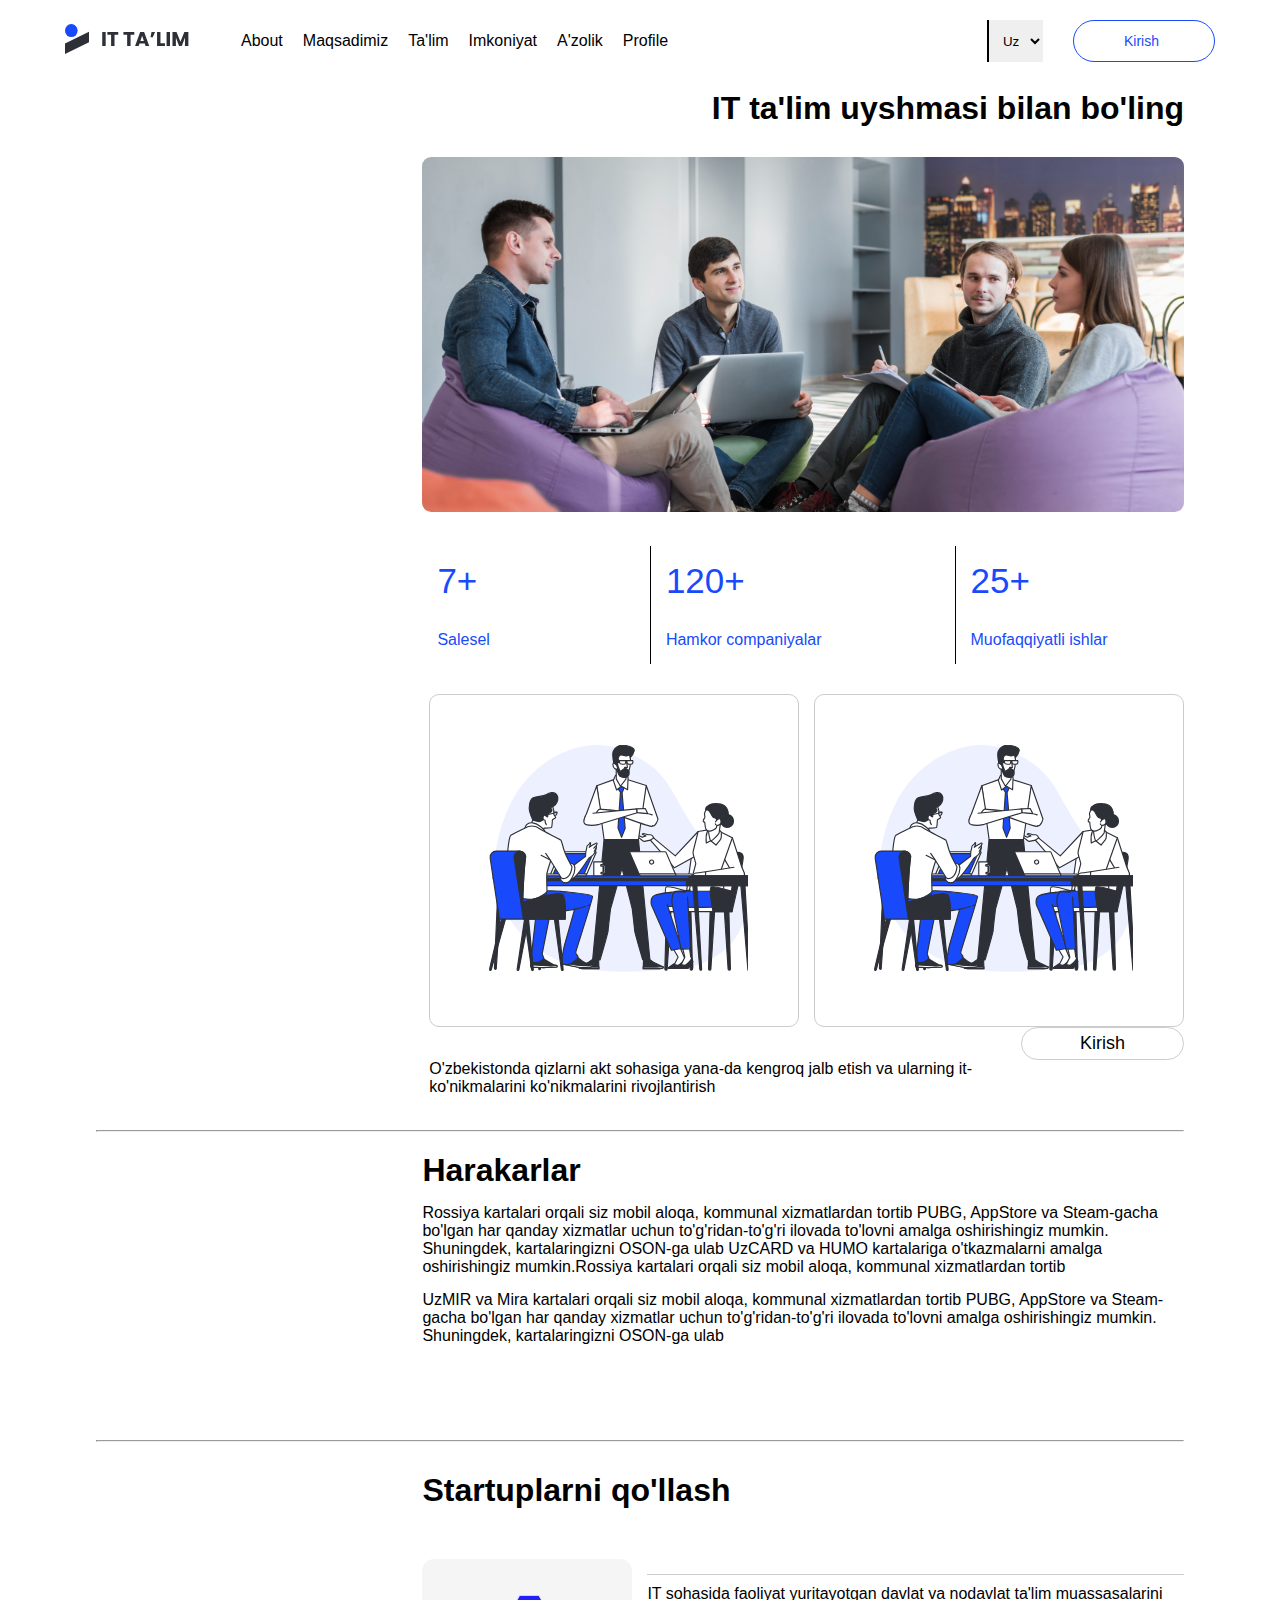
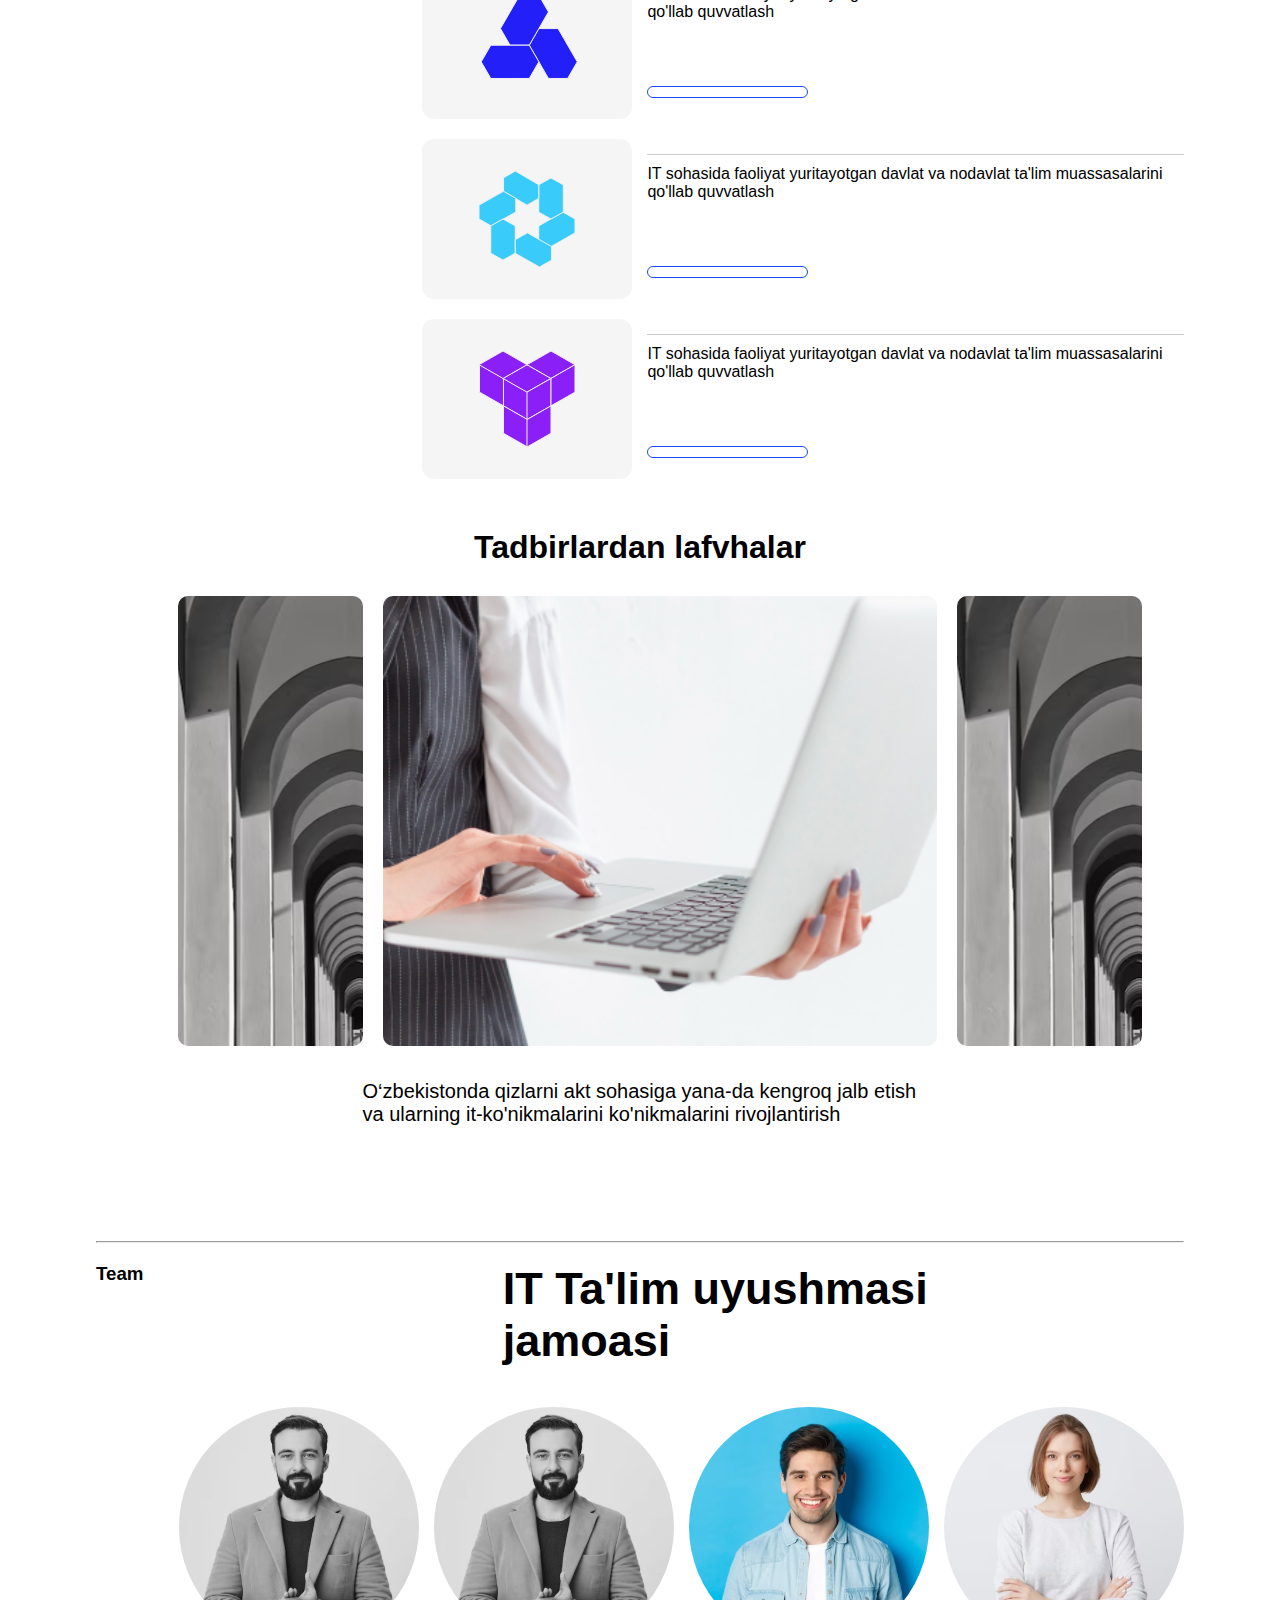
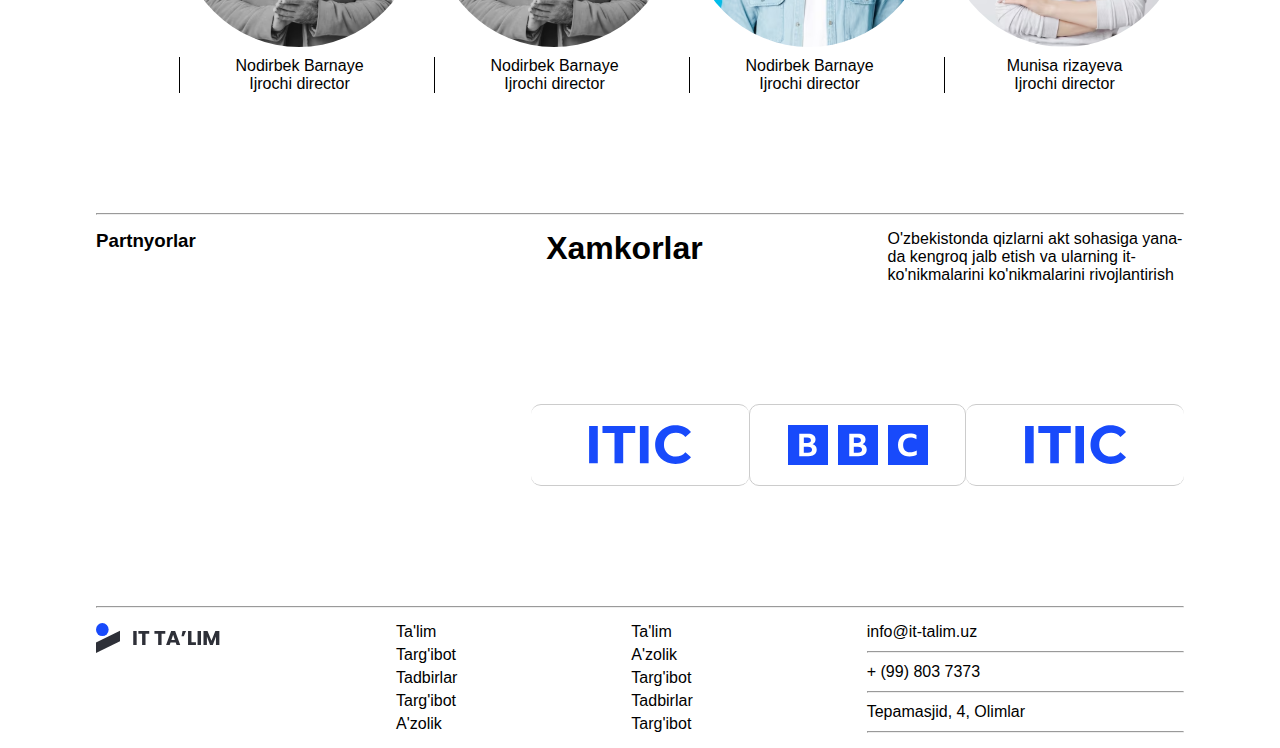
<file: Pages/about.html>
<!DOCTYPE html>
<html lang="en">
<head>
    <meta charset="UTF-8">
    <meta name="viewport" content="width=device-width, initial-scale=1.0">
    <link rel="stylesheet" href="https://cdnjs.cloudflare.com/ajax/libs/font-awesome/6.5.2/css/all.min.css" integrity="sha512-SnH5WK+bZxgPHs44uWIX+LLJAJ9/2PkPKZ5QiAj6Ta86w+fsb2TkcmfRyVX3pBnMFcV7oQPJkl9QevSCWr3W6A==" crossorigin="anonymous" referrerpolicy="no-referrer" />
    <link rel="stylesheet" href="../css/style.css">
    <title>About</title>
</head>
<body>
    <header>
        <nav class="navbar">
            <div class="navbar_img">
                <a href="../index.html"><img src="../Images/HomePage_pic/Company_logo.svg"></a>
                <ul class="navbar_lists">
                    <li class="list_items">
                        <a class="navbar_lists_link" href="./about.html">About</a>
                    </li>
                    <li class="list_items">
                        <a class="navbar_lists_link" href="./goal.html">Maqsadimiz</a>
                    </li>
                    <li class="list_items">
                        <a class="navbar_lists_link" href="./education.html">Ta'lim</a>
                    </li>
                    <li class="list_items">
                        <a class="navbar_lists_link" href="#">Imkoniyat</a>
                    </li>
                    <li class="list_items">
                        <a class="navbar_lists_link" href="#">A'zolik</a>
                    </li>
                    <li class="list_items">
                        <a class="navbar_lists_link" href="#">Profile</a>
                    </li>
                </ul>
            </div>
            <div class="navbar_burger">
                <select class="navbar_burger_language">
                    <option name="Uz">Uz</option>
                    <option name="Ru">Ru</option>
                    <option name="Eng">Eng</option>
                </select>
                <i class="fa-solid fa-bars" style="color: #000000;"></i>
            </div>
            <div class="navbar_right">
                <select class="navbar_language">
                    <option name="Uz">Uz</option>
                    <option name="Ru">Ru</option>
                    <option name="Eng">Eng</option>
                </select>
                <button class="navbar_btn">
                    <p>Kirish</p>
                    <i class="fa-solid fa-plus" style="color: #184afb;"></i>
                </button>
            </div>
        </nav>
    </header>
    <main>
        <section class="about_hero container">
            <div class="about_hero_item">
                <h1>IT ta'lim uyshmasi bilan bo'ling</h1>
                <img class="about_hero_item_img" src="../Images/AboutPage-pic/hero_img.svg">
            </div>
            <div class="about_hero_title">
                <div class="about_hero_title_cards">
                    <div class="about_hero_title_cards_card">
                        <p class="about_hero_title_cards_card_desc">7+</p>
                        <p class="about_hero_title_cards_card_info">Salesel</p>
                    </div>
                    <div class="about_hero_title_cards_card">
                        <p class="about_hero_title_cards_card_desc">120+</p>
                        <p class="about_hero_title_cards_card_info">Hamkor  companiyalar</p>
                    </div>
                    <div class="about_hero_title_cards_card">
                        <p class="about_hero_title_cards_card_desc">25+</p>
                        <p class="about_hero_title_cards_card_info">Muofaqqiyatli ishlar</p>
                    </div>
                </div>
            </div>
            <div class="about_hero_business_cards">
                <div class="about_hero_business_cards_card">
                    <img class="about_hero_business_cards_card_img" src="../Images/HomePage_pic/about_img.svg">
                </div>
                <div class="about_hero_business_cards_card">
                    <img class="about_hero_business_cards_card_img" src="../Images/HomePage_pic/about_img.svg">
                </div>
            </div>
            <div class="about_hero_business_desc">
                <p class="about_hero_business_desc_item">O'zbekistonda qizlarni akt sohasiga yana-da kengroq jalb etish va ularning it-ko'nikmalarini ko'nikmalarini rivojlantirish </p>
                <button class="about_hero_business_desc_btn">Kirish</button>
            </div>
            <hr>
            <div class="about_hero_movements">
                <div class="about_hero_movements_title">
                    <h1>Harakarlar</h1>
                    <p>Rossiya kartalari orqali siz mobil aloqa, kommunal xizmatlardan tortib PUBG, AppStore va Steam-gacha bo'lgan har qanday xizmatlar uchun to'g'ridan-to'g'ri ilovada to'lovni amalga oshirishingiz mumkin. Shuningdek, kartalaringizni OSON-ga ulab UzCARD va HUMO kartalariga o'tkazmalarni amalga oshirishingiz mumkin.Rossiya kartalari orqali siz mobil aloqa, kommunal xizmatlardan tortib </p>
                    <p>UzMIR va Mira kartalari orqali siz mobil aloqa, kommunal xizmatlardan tortib PUBG, AppStore va Steam-gacha bo'lgan har qanday xizmatlar uchun to'g'ridan-to'g'ri ilovada to'lovni amalga oshirishingiz mumkin. Shuningdek, kartalaringizni OSON-ga ulab  </p>
                </div>
            </div>
        </section>
        <hr class="container">
        <section class="startup container">
            <div class="startup_cards">
                <h1 class="startup_title">Startuplarni qo'llash</h1>
                <div class="startup_cards_card">
                    <img class="startup_cards_card_img" src="../Images/AboutPage-pic/startup_img-1.svg">
                    <div class="startup_cards_card_info">
                        <p class="startup_cards_card_info_desc">IT sohasida faoliyat yuritayotgan davlat va nodavlat ta'lim muassasalarini qo'llab quvvatlash</p>
                        <button class="startup_cards_card_info_btn"><i class="fa-solid fa-arrow-right-long" style="color: #184afb;"></i></button>
                    </div>
                </div>
                <div class="startup_cards_card">
                    <img class="startup_cards_card_img" src="../Images/AboutPage-pic/startup_img-2.svg">
                    <div class="startup_cards_card_info">
                        <p class="startup_cards_card_info_desc">IT sohasida faoliyat yuritayotgan davlat va nodavlat ta'lim muassasalarini qo'llab quvvatlash</p>
                        <button class="startup_cards_card_info_btn"><i class="fa-solid fa-arrow-right-long" style="color: #184afb;"></i></button>
                    </div>
                </div>
                <div class="startup_cards_card">
                    <img class="startup_cards_card_img" src="../Images/AboutPage-pic/startup_img-3.svg">
                    <div class="startup_cards_card_info">
                        <p class="startup_cards_card_info_desc">IT sohasida faoliyat yuritayotgan davlat va nodavlat ta'lim muassasalarini qo'llab quvvatlash</p>
                        <button class="startup_cards_card_info_btn"><i class="fa-solid fa-arrow-right-long" style="color: #184afb;"></i></button>
                    </div>
                </div>
            </div>
            <div class="plates container">
                <h1 class="plates_title">Tadbirlardan lafvhalar</h1>
                <div class="plates_cards">
                    <div class="plates_cards_card">
                        <img class="plates_cards_card_img" src="../Images/AboutPage-pic/plates_card-img-1.svg">
                    </div>
                    <div class="plates_cards_card">
                        <img class="plates_cards_card_img" src="../Images/AboutPage-pic/plates_card-img-2.png">
                    </div>
                    <div class="plates_cards_card">
                        <img class="plates_cards_card_img" src="../Images/AboutPage-pic/plates_card-img-1.svg">
                    </div>
                </div>
                <div class="plates_desc">
                    <p class="plates_desc_item">O‘zbekistonda qizlarni akt sohasiga yana-da kengroq jalb etish va ularning it-ko'nikmalarini ko'nikmalarini rivojlantirish </p>
                </div>
            </div>
        </section>
        <hr class="container">
        <section class="about_team container">
            <div class="about_team_item">
                <h3><i class="fa-solid fa-circle" style="color: #184afb;"></i> Team</h3>
                <h1 class="about_team_item_title">IT Ta'lim uyushmasi jamoasi</h1>
            </div>
            <div class="about_team_cards">
                <div class="about_team_cards_card">
                    <img class="about_team_cards_card_img" src="../Images/HomePage_pic/team_card_img-1.svg">
                    <div class="about_team_cards_card_desc">
                        <p>Nodirbek Barnaye</p>
                        <p>Ijrochi director</p>
                    </div>
                </div>
                <div class="about_team_cards_card">
                    <img class="about_team_cards_card_img" src="../Images/HomePage_pic/team_card_img-1.svg">
                    <div class="about_team_cards_card_desc">
                        <p>Nodirbek Barnaye</p>
                        <p>Ijrochi director</p>
                    </div>
                </div>
                <div class="about_team_cards_card">
                    <img class="about_team_cards_card_img" src="../Images/HomePage_pic/team_card_img-2.svg">
                    <div class="about_team_cards_card_desc">
                        <p>Nodirbek Barnaye</p>
                        <p>Ijrochi director</p>
                    </div>
                </div>
                <div class="about_team_cards_card">
                    <img class="about_team_cards_card_img" src="../Images/HomePage_pic/team_card_img-3.svg">
                    <div class="about_team_cards_card_desc">
                        <p>Munisa rizayeva</p>
                        <p>Ijrochi director</p>
                    </div>
                </div>
            </div>
            
        </section>
        <hr class="container">
        <section class="about_colleagues container">
            <div class="about_colleagues_item">
                <h3><i class="fa-solid fa-circle" style="color: #184afb;"></i> Partnyorlar</h3>
                <h1 class="about_colleagues_item_title">Xamkorlar</h1>
                <p class="about_colleagues_item_desc">O'zbekistonda qizlarni akt sohasiga yana-da kengroq jalb etish va ularning it-ko'nikmalarini ko'nikmalarini rivojlantirish </p>
            </div>
            <div class="about_colleagues_cards">
                <div class="about_colleagues_cards_card">
                    <img class="about_colleagues_cards_card_img" src="../Images/HomePage_pic/ITIC.svg">
                </div>
                <div class="about_colleagues_cards_card">
                    <img class="about_colleagues_cards_card_img" src="../Images/HomePage_pic/BBC.svg">
                </div>
                <div class="about_colleagues_cards_card">
                    <img class="about_colleagues_cards_card_img" src="../Images/HomePage_pic/ITIC.svg">
                </div>
            </div>
        </section>
        <hr class="container">
        <footer class="footer container">
            <img class="footer_img" src="../Images/HomePage_pic/Company_logo.svg">
            <ul class="footer_lists">
                <li class="footer_lists_items">
                    <a class="footer_lists_link" href="">Ta'lim</a>
                </li>
                <li class="footer_lists_items">
                    <a class="footer_lists_link" href="">Targ'ibot</a>
                </li>
                <li class="footer_lists_items">
                    <a class="footer_lists_link" href="">Tadbirlar</a>
                </li>
                <li class="footer_lists_items">
                    <a class="footer_lists_link" href="">Targ'ibot</a>
                </li>
                <li class="footer_lists_items">
                    <a class="footer_lists_link" href="">A'zolik</a>
                </li>
            </ul>
            <ul class="footer_lists">
                <li class="footer_lists_items">
                    <a class="footer_lists_link" href="">Ta'lim</a>
                </li>
                <li class="footer_lists_items">
                    <a class="footer_lists_link" href="">A'zolik</a>
                </li>
                <li class="footer_lists_items">
                    <a class="footer_lists_link" href="">Targ'ibot</a>
                </li>
                <li class="footer_lists_items">
                    <a class="footer_lists_link" href="">Tadbirlar</a>
                </li>
                <li class="footer_lists_items">
                    <a class="footer_lists_link" href="">Targ'ibot</a>
                </li>
            </ul>
            <div class="footer_sytes">
                <a href="#"><i class="fa-regular fa-envelope" style="color: #000000;"></i> info@it-talim.uz <i class="fa-solid fa-arrow-right fa-rotate-by" style="color: #184afb; --fa-rotate-angle: 320deg;"></i></a> 
                <hr>
                <a href="#"><i class="fa-solid fa-phone" style="color: #000000;"></i> + (99)  803  7373<i class="fa-solid fa-arrow-right fa-rotate-by" style="color: #184afb; --fa-rotate-angle: 320deg;"></i></a>
                <hr>
                <a href="#"><i class="fa-solid fa-location-dot" style="color: #000000;"></i> Tepamasjid, 4, Olimlar<i class="fa-solid fa-arrow-right fa-rotate-by" style="color: #184afb; --fa-rotate-angle: 320deg;"></i></a>
                <hr>
            </div>
        </footer>
    </main>
</body>
</html>
</file>
<file: css/style.css>
* {
  margin: 0;
  padding: 0;
  box-sizing: border-box;
  list-style: none;
  text-decoration: none;
  font-family: sans-serif;
  scroll-behavior: smooth;
}

.container {
  width: 85%;
  margin: 15px auto;
}

button {
  cursor: pointer;
  border: none;
  font-size: 18px;
}

a {
  color: #000;
}

.navbar {
  width: 100%;
  display: flex;
  align-items: center;
  justify-content: space-between;
  position: fixed;
  top: 0;
  background-color: #fff;
  padding: 10px 30px;
}
.navbar_burger {
  display: flex;
  align-items: center;
  gap: 15px;
  font-size: 20px;
}
.navbar_burger_language {
  border: none;
  border-left: 2px solid;
  padding-left: 10px;
}
.navbar_lists {
  display: none;
}
.navbar_right {
  display: none;
}
.navbar_btn {
  display: none;
}

@media (min-width: 786px) {
  .navbar {
    width: 100%;
    padding: 20px 20px;
  }
  .navbar_burger {
    display: none;
  }
  .navbar_img {
    display: flex;
    align-items: center;
    gap: 20px;
  }
  .navbar_lists {
    display: flex;
    gap: 20px;
  }
  .navbar_language {
    border: none;
    border-left: 2px solid;
    padding-left: 10px;
  }
  .navbar_right {
    display: flex;
    gap: 10px;
  }
  .navbar_btn {
    display: flex;
    gap: 5px;
    color: rgb(24, 74, 251);
    background-color: transparent;
    border: 1px solid;
    padding: 5px 10px;
    border-radius: 50px;
    font-size: 14px;
  }
}
@media (min-width: 992px) {
  .navbar {
    width: 100%;
    padding: 20px 65px;
  }
  .navbar_btn {
    padding: 12px 50px;
  }
  .navbar_img {
    gap: 50px;
  }
  .navbar_right {
    gap: 30px;
  }
}
.hero_title {
  margin-top: 80px;
  width: 100%;
  display: grid;
  gap: 15px;
  font-size: 25px;
}
.hero_title_desc {
  width: 100%;
  font-size: 16px;
}
.hero_img {
  width: 100%;
  height: 50vh;
  -o-object-fit: cover;
     object-fit: cover;
  margin: 30px 0 50px 0;
  border-radius: 10px;
}

@media (min-width: 786px) {
  .hero_title {
    margin-top: 80px;
    display: flex;
  }
  .hero_title_desc {
    width: 50%;
  }
}
@media (min-width: 992px) {
  .hero_title {
    margin-top: 80px;
    display: flex;
    align-items: center;
    gap: 150px;
  }
  .hero_title_item {
    width: 40%;
    font-size: 55px;
  }
  .hero_title_desc {
    width: 30%;
    font-size: 20px;
  }
  .hero_img {
    height: 80vh;
  }
}
.about_title_info {
  margin: 25px 0;
  display: grid;
  gap: 15px;
}
.about_title_info_item {
  font-size: 40px;
}
.about_title_info_btn {
  padding: 10px 0;
  background-color: transparent;
  border: 1.5px solid rgb(24, 74, 251);
  border-radius: 50px;
}
.about_card {
  width: 100%;
  border: 2px solid #ccc;
  border-radius: 10px;
  margin: 20px 0 100px;
}
.about_card_img {
  width: 100%;
  padding: 30px;
}

@media (min-width: 786px) {
  .about {
    display: grid;
    grid-template-columns: 30% auto auto;
  }
  .about_title {
    display: grid;
    grid-template-columns: auto 50%;
    gap: 10px;
  }
  .about_title_info {
    font-size: 14px;
  }
  .about_title_info_item {
    font-size: 22px;
  }
  .about_title_info_btn {
    width: 40%;
  }
}
@media (min-width: 992px) {
  .about {
    display: grid;
    grid-template-columns: 30% auto auto;
  }
  .about_title {
    display: grid;
    grid-template-columns: auto auto;
  }
  .about_title_info {
    width: 80%;
    display: flex;
    flex-direction: column;
    font-size: 14px;
  }
  .about_title_info_item {
    font-size: 24px;
  }
  .about_title_info_btn {
    width: 40%;
  }
}
@media (min-width: 1200px) {
  .about .about_title_info_item {
    font-size: 37px;
  }
}
.goal_title {
  margin: 50px 0;
  font-size: 35px;
}
.goal_card {
  width: 100%;
  background-color: rgb(245, 245, 245);
  border-radius: 10px;
}
.goal_card_img {
  width: 100%;
  padding: 50px;
}
.goal_desc {
  margin-bottom: 100px;
}
.goal_info {
  margin-bottom: 10px;
  display: grid;
  gap: 15px;
  padding: 15px 0;
}
.goal_info_btn {
  padding: 5px 0;
  border-radius: 50px;
  border: 1.5px solid rgb(204, 204, 204);
  background-color: transparent;
}

@media (min-width: 786px) {
  .goal {
    display: grid;
    grid-template-columns: 30% auto;
  }
  .goal_title {
    width: 60%;
  }
  .goal_card {
    display: flex;
  }
  .goal_desc {
    display: grid;
    grid-template-columns: 60% auto;
    gap: 15px;
  }
  .goal_info_desc {
    margin: 5px 0;
    font-size: 14px;
  }
  .goal_info_btn {
    padding: 3px 0;
  }
}
@media (min-width: 992px) {
  .goal_info {
    padding: 5px 0;
  }
}
@media (min-width: 1200px) {
  .goal_title {
    font-size: 50px;
  }
  .goal_desc {
    display: grid;
    grid-template-columns: 40% auto;
    gap: 20px;
  }
  .goal_info {
    display: grid;
    grid-template-columns: auto 20%;
    align-items: center;
    padding: 15px 0;
    gap: 50px;
  }
  .goal_info_desc {
    font-size: 16px;
  }
}
.education_item_title {
  margin: 15px 0 80px;
}
.education_cards {
  width: 100%;
  display: grid;
  gap: 15px;
}
.education_cards_card {
  width: 100%;
  border: 1.5px solid rgb(204, 204, 204);
  border-radius: 10px;
  padding: 20px;
  display: flex;
  flex-direction: column;
  gap: 10px;
}
.education_cards_card_btn {
  width: 40%;
  display: flex;
  gap: 20px;
  background-color: transparent;
  border: none;
}

@media (min-width: 786px) {
  .education_item {
    display: grid;
    grid-template-columns: 30% auto;
  }
  .education_item_title {
    width: 100%;
    font-size: 35px;
    margin-bottom: 80px;
  }
  .education_cards {
    display: grid;
    grid-template-columns: auto auto;
  }
}
@media (min-width: 1200px) {
  .education_item {
    display: grid;
    grid-template-columns: 30% auto;
  }
  .education_item_title {
    width: 65%;
    font-size: 35px;
    margin-bottom: 80px;
  }
  .education_cards {
    display: grid;
    grid-template-columns: auto auto auto;
  }
}
.opportunity_item_title {
  margin: 15px 0 80px;
}
.opportunity_cards {
  width: 100%;
  display: grid;
  gap: 15px;
}
.opportunity_cards_card {
  width: 100%;
  display: grid;
  gap: 20px;
  border-bottom: 1.5px solid;
  padding-bottom: 10px;
  margin-bottom: 30px;
}

@media (min-width: 786px) {
  .opportunity_item_title {
    font-size: 35px;
  }
  .opportunity_cards {
    display: grid;
    grid-template-columns: auto auto;
    gap: 20px;
  }
  .opportunity_cards_card {
    margin-bottom: 100px;
  }
}
@media (min-width: 1200px) {
  .opportunity {
    display: grid;
    grid-template-columns: 30% auto;
  }
  .opportunity_item_title {
    font-size: 45px;
  }
  .opportunity_cards {
    display: grid;
    grid-template-columns: auto auto;
    gap: 25px;
  }
  .opportunity_cards_card {
    margin-bottom: 100px;
  }
}
.activity_cards {
  width: 100%;
  margin-top: 30px;
  display: grid;
  gap: 15px;
  margin-bottom: 100px;
}
.activity_cards_card {
  width: 100%;
  background-color: rgb(245, 245, 245);
  border-radius: 10px;
  padding: 20px;
  display: grid;
  gap: 25px;
}
.activity_cards_card_info {
  display: grid;
  grid-template-columns: auto auto;
}
.activity_cards_card_desc {
  font-size: 14px;
}
.activity_cards_card_btn {
  background-color: transparent;
  font-size: 30px;
}

@media (min-width: 786px) {
  .activity_item {
    display: grid;
    grid-template-columns: auto auto;
  }
  .activity_item_title {
    width: 50%;
    font-size: 35px;
  }
  .activity_cards {
    display: grid;
    grid-template-columns: auto auto;
  }
  .activity_cards_card_desc {
    font-size: 16px;
  }
}
@media (min-width: 1200px) {
  .activity_cards {
    display: grid;
    grid-template-columns: auto auto;
  }
  .activity_cards_card_desc {
    font-size: 20px;
  }
}
.attract_cards {
  width: 100%;
  margin: 20px 0;
  border: 1.5px solid rgb(204, 204, 204);
  margin-bottom: 40px;
}
.attract_cards_card {
  padding: 20px;
}
.attract_cards_info {
  display: flex;
  flex-direction: column;
  gap: 15px;
}
.attract_cards_info_btn {
  padding: 10px 0;
  background-color: transparent;
  border: 2px solid rgb(204, 204, 204);
  border-radius: 50px;
}

@media (min-width: 786px) {
  .attract_item_title {
    width: 50%;
    font-size: 35px;
  }
  .attract_cards {
    margin-bottom: 100px;
  }
  .attract_cards_card {
    display: grid;
    grid-template-columns: auto auto;
    align-items: center;
    gap: 30px;
  }
  .attract_cards_info_btn {
    width: 30%;
  }
}
@media (min-width: 992px) {
  .attract {
    display: grid;
    grid-template-columns: 30% auto;
  }
}
.international_title {
  margin: 20px 0;
}
.international_left {
  width: 100%;
  height: 80vh;
  -o-object-fit: cover;
     object-fit: cover;
  -o-object-position: right;
     object-position: right;
  background-repeat: no-repeat;
  position: relative;
  background-image: url("/Images/HomePage_pic/inernational_img.svg");
}
.international_left_desc {
  width: 50%;
  top: 30px;
  right: 10%;
  position: absolute;
  font-size: 14px;
  padding: 20px;
  color: #fff;
}
.international_cards_card {
  width: 100%;
  border: 1.5px solid rgb(204, 204, 204);
  border-radius: 10px;
  margin: 20px 0;
  display: grid;
  gap: 60px;
  padding: 15px;
}
.international_cards_card_btn {
  width: 50%;
  padding: 8px 20px;
  border-radius: 50px;
  color: rgb(24, 74, 251);
}

@media (min-width: 786px) {
  .international_item {
    display: grid;
    grid-template-columns: 30% auto;
  }
  .international_title {
    width: 100%;
    font-size: 28px;
  }
  .international_left_desc {
    color: rgb(24, 74, 251);
  }
  .international_cards {
    display: grid;
    grid-template-columns: auto auto;
    gap: 15px;
  }
}
@media (min-width: 1200px) {
  .international_left_desc {
    width: 28%;
    right: 5%;
  }
  .international_title {
    width: 70%;
    font-size: 35px;
  }
  .international_desc {
    display: grid;
    grid-template-columns: 70% 70%;
    gap: 10px;
  }
  .international_cards {
    width: 40%;
    height: auto;
    display: flex;
    flex-direction: column;
  }
  .international_cards_card {
    height: 170px;
  }
  .international_cards_card_btn {
    width: 60%;
    padding: 1px;
  }
}
@media (min-width: 1400px) {
  .international_desc {
    display: grid;
    grid-template-columns: 70% 70%;
  }
  .international_cards {
    width: 40%;
    height: auto;
    display: flex;
    flex-direction: column;
  }
  .international_cards_card_btn {
    width: 40%;
  }
}
.colleagues_item {
  display: grid;
  gap: 15px;
}
.colleagues_item_desc {
  width: 70%;
}
.colleagues_cards_card {
  border: 1.5px solid rgb(204, 204, 204);
  border-radius: 10px;
  display: flex;
  justify-content: center;
  padding: 20px 0;
  margin: 20px 0;
}

@media (min-width: 786px) {
  .colleagues_cards {
    display: grid;
    grid-template-columns: auto auto auto;
    margin-bottom: 100px;
  }
  .colleagues_cards_card:nth-child(1) {
    border-left: none;
    border-right: none;
  }
  .colleagues_cards_card:nth-child(3) {
    border-left: none;
    border-right: none;
  }
}
@media (min-width: 992px) {
  .colleagues_item {
    display: grid;
    grid-template-columns: 40% 30% 40%;
  }
  .colleagues_cards {
    display: grid;
    grid-template-columns: 20% 20% 20%;
    justify-content: end;
  }
}
.blog_item {
  display: grid;
  gap: 15px;
  margin: 20px 0;
}
.blog_cards {
  display: grid;
  gap: 15px;
  margin-bottom: 50px;
}
.blog_cards_card {
  width: 100%;
  border-bottom: 2px solid rgb(204, 204, 204);
  border-radius: 10px;
  display: grid;
  gap: 15px;
}
.blog_cards_card:nth-child(3), .blog_cards_card:nth-child(4), .blog_cards_card:nth-child(5), .blog_cards_card:nth-child(6) {
  display: none;
}
.blog_cards_card_img {
  width: 100%;
}
.blog_cards_card_info {
  display: grid;
  grid-template-columns: auto 25%;
  padding: 10px;
  margin-bottom: 20px;
}
.blog_cards_card_btn {
  background-color: transparent;
}

@media (min-width: 786px) {
  .blog_item {
    display: grid;
    grid-template-columns: 30% 35% 30%;
  }
  .blog_cards {
    display: grid;
    grid-template-columns: auto auto;
    margin-bottom: 100px;
  }
  .blog_cards_card:nth-child(3), .blog_cards_card:nth-child(4) {
    display: block;
  }
}
@media (min-width: 1100px) {
  .blog_cards {
    display: grid;
    grid-template-columns: auto auto auto;
  }
  .blog_cards_card:nth-child(5), .blog_cards_card:nth-child(6) {
    display: block;
  }
}
.team_item {
  display: grid;
  gap: 15px;
  margin: 20px 0;
}
.team_item_btn {
  width: 40%;
  background-color: transparent;
  border: 1.5px solid rgb(24, 74, 251);
  border-radius: 50px;
  padding: 5px 0;
}
.team_cards {
  display: grid;
  gap: 15px;
  margin-bottom: 50px;
}
.team_cards_card {
  width: 100%;
  text-align: center;
  padding: 20px 0;
  display: grid;
  gap: 10px;
}
.team_cards_card_img {
  width: 100%;
}
.team_cards_card_desc {
  border-left: 1.5px solid;
}
.team_using_card {
  width: 100%;
  background-color: rgb(245, 245, 245);
  border-radius: 10px;
  display: grid;
  gap: 10px;
  padding: 20px;
  margin-bottom: 50px;
}
.team_using_card_btn {
  width: 40%;
  background-color: rgb(24, 74, 251);
  color: #fff;
  border-radius: 50px;
  padding: 5px 0;
}

@media (min-width: 786px) {
  .team_item {
    display: grid;
    grid-template-columns: 20% 50% 40%;
  }
  .team_cards {
    display: grid;
    grid-template-columns: auto auto;
    margin-bottom: 100px;
  }
  .team_page_info {
    display: grid;
    grid-template-columns: auto auto;
    gap: 15px;
  }
}
@media (min-width: 992px) {
  .team_item {
    display: grid;
    grid-template-columns: 36% 40% 30%;
    align-items: start;
  }
  .team_item_title {
    font-size: 45px;
  }
  .team_cards {
    display: grid;
    grid-template-columns: 20% 20% 20%;
    justify-content: end;
  }
  .team_page_info {
    display: flex;
    align-items: center;
    margin-bottom: 100px;
  }
  .team_page_info_btn {
    width: 10%;
  }
  .team_using_card_title {
    font-size: 45px;
  }
}
.footer {
  display: grid;
  gap: 15px;
}
.footer_lists {
  display: grid;
  gap: 5px;
}
.footer_sytes {
  width: 100%;
  display: grid;
  gap: 10px;
}

@media (min-width: 786px) {
  .footer {
    display: grid;
    grid-template-columns: auto auto auto auto;
  }
}
.about_hero_item {
  width: 100%;
  margin-top: 80px;
}
.about_hero_item_img {
  width: 100%;
  margin-top: 30px;
}
.about_hero_title {
  width: 100%;
  margin: 30px 0;
}
.about_hero_title_cards {
  display: grid;
  grid-template-columns: 30% 35% 35%;
}
.about_hero_title_cards_card {
  border-right: 1px solid;
  padding: 15px;
  display: flex;
  flex-direction: column;
  gap: 30px;
  justify-content: space-between;
}
.about_hero_title_cards_card:nth-child(3) {
  border: none;
}
.about_hero_title_cards_card_desc {
  font-size: 35px;
  color: rgb(24, 74, 251);
}
.about_hero_title_cards_card_info {
  font-size: 16px;
  color: rgb(24, 74, 251);
}
.about_hero_business_cards {
  display: grid;
  gap: 15px;
}
.about_hero_business_cards_card {
  width: 100%;
  padding: 50px;
  border: 1px solid rgb(204, 204, 204);
  border-radius: 10px;
}
.about_hero_business_cards_card_img {
  width: 100%;
}
.about_hero_business_desc_item {
  margin: 15px 0;
}
.about_hero_business_desc_btn {
  width: 100%;
  padding: 5px 0;
  background-color: transparent;
  border: 1.5px solid rgb(204, 204, 204);
  border-radius: 50px;
  margin-bottom: 70px;
}
.about_hero_movements_title {
  display: grid;
  gap: 15px;
  margin: 20px 0 80px;
}

@media (min-width: 786px) {
  .about_hero_item {
    text-align: right;
    margin-top: 90px;
  }
  .about_hero_item_img {
    width: 70%;
    margin-top: 30px;
  }
  .about_hero_title {
    display: grid;
    grid-template-columns: 70%;
    justify-content: right;
  }
  .about_hero_title_cards {
    display: grid;
    grid-template-columns: 30% 40% 30%;
  }
  .about_hero_business_cards {
    display: grid;
    grid-template-columns: 34% 34%;
    justify-content: right;
  }
  .about_hero_business_desc {
    display: grid;
    grid-template-columns: 53% 15%;
    gap: 15px;
    align-items: center;
    justify-content: right;
  }
  .about_hero_movements {
    width: 100%;
    display: flex;
    justify-content: right;
  }
  .about_hero_movements_title {
    width: 70%;
    display: flex;
    flex-direction: column;
    gap: 15px;
  }
}
.startup_cards {
  margin-top: 30px;
}
.startup_cards_card {
  width: 100%;
}
.startup_cards_card_info_desc {
  border-top: 1.5px solid rgb(204, 204, 204);
  margin: 15px 0;
  padding: 10px 0;
}
.startup_cards_card_info_btn {
  width: 30%;
  padding: 5px 0;
  border: 1.5px solid rgb(24, 74, 251);
  border-radius: 50px;
  background-color: transparent;
  margin-bottom: 20px;
}

.plates_title {
  text-align: center;
  margin-top: 50px;
}
.plates_cards {
  display: grid;
  gap: 20px;
  margin: 30px 0;
}
.plates_cards_card {
  width: 100%;
}
.plates_cards_card:nth-child(3) {
  display: none;
}
.plates_cards_card_img {
  width: 100%;
  border-radius: 10px;
}
.plates_cards_card_img:nth-child(1) {
  -o-object-fit: cover;
     object-fit: cover;
  -o-object-position: top;
     object-position: top;
  height: 50vh;
}
.plates_desc_item {
  width: 100%;
  font-size: 20px;
  margin-bottom: 100px;
}

@media (min-width: 786px) {
  .startup_cards {
    display: grid;
    gap: 20px;
  }
  .startup_cards_card {
    display: flex;
    align-items: start;
    gap: 15px;
  }
  .startup_cards_card_info {
    display: grid;
    gap: 40px;
  }
  .startup_cards_card_info_btn {
    width: 30%;
    background-color: transparent;
  }
  .plates_cards {
    display: grid;
    grid-template-columns: 20% 60% 20%;
  }
  .plates_cards_card {
    width: 100%;
  }
  .plates_cards_card:nth-child(3) {
    display: block;
  }
  .plates_cards_card_img {
    -o-object-fit: cover;
       object-fit: cover;
    -o-object-position: center;
       object-position: center;
    height: 100%;
  }
  .plates_desc {
    display: flex;
    flex-direction: column;
    align-items: center;
  }
  .plates_desc_item {
    width: 60%;
  }
}
@media (min-width: 992px) {
  .startup_title {
    margin-bottom: 30px;
  }
  .startup_cards {
    display: grid;
    grid-template-columns: 70%;
    justify-content: right;
  }
}
.about_team_item {
  display: grid;
  gap: 15px;
  margin: 20px 0;
}
.about_team_cards {
  display: grid;
  gap: 15px;
  margin-bottom: 50px;
}
.about_team_cards_card {
  width: 100%;
  text-align: center;
  padding: 20px 0;
  display: grid;
  gap: 10px;
}
.about_team_cards_card_img {
  width: 100%;
}
.about_team_cards_card_desc {
  border-left: 1.5px solid;
}
.about_team_using_card {
  width: 100%;
  background-color: rgb(245, 245, 245);
  border-radius: 10px;
  display: grid;
  gap: 10px;
  padding: 20px;
  margin-bottom: 50px;
}
.about_team_using_card_btn {
  width: 40%;
  background-color: rgb(24, 74, 251);
  color: #fff;
  border-radius: 50px;
  padding: 5px 0;
}

@media (min-width: 786px) {
  .about_team_item {
    display: grid;
    grid-template-columns: 20% 50%;
  }
  .about_team_cards {
    display: grid;
    grid-template-columns: auto auto;
    margin-bottom: 100px;
  }
  .about_team_page_info {
    display: grid;
    grid-template-columns: auto auto;
    gap: 15px;
  }
}
@media (min-width: 992px) {
  .about_team_item {
    display: grid;
    grid-template-columns: 36% 40%;
    align-items: start;
  }
  .about_team_item_title {
    font-size: 45px;
  }
  .about_team_cards {
    display: grid;
    grid-template-columns: auto auto auto auto;
    justify-content: end;
  }
  .about_team_page_info {
    display: flex;
    align-items: center;
    margin-bottom: 100px;
  }
  .about_team_page_info_btn {
    width: 10%;
  }
  .about_team_using_card_title {
    font-size: 45px;
  }
}
.about_colleagues_item {
  display: grid;
  gap: 15px;
}
.about_colleagues_item_desc {
  width: 70%;
}
.about_colleagues_cards_card {
  border: 1.5px solid rgb(204, 204, 204);
  border-radius: 10px;
  display: flex;
  justify-content: center;
  padding: 20px 0;
  margin: 20px 0;
}

@media (min-width: 786px) {
  .about_colleagues_cards {
    display: grid;
    grid-template-columns: auto auto auto;
    margin: 50px 0 100px;
  }
  .about_colleagues_cards_card:nth-child(1) {
    border-left: none;
    border-right: none;
  }
  .about_colleagues_cards_card:nth-child(3) {
    border-left: none;
    border-right: none;
  }
}
@media (min-width: 992px) {
  .about_colleagues_item {
    display: grid;
    grid-template-columns: 40% 30% 40%;
  }
  .about_colleagues_cards {
    display: grid;
    grid-template-columns: 20% 20% 20%;
    justify-content: end;
    margin-top: 100px;
  }
}
.goal_hero_title {
  margin: 15px 0;
  margin-top: 80px;
}
.goal_hero_card {
  width: 100%;
}
.goal_hero_card_img {
  width: 100%;
}
.goal_hero_card_info {
  display: grid;
  gap: 15px;
  margin-bottom: 30px;
}
.goal_hero_card_info_desc {
  padding: 10px;
  margin: 50px 0;
}
.goal_hero_card_info_btn {
  width: 30%;
  padding: 5px 0;
  border: 1.5px solid rgb(204, 204, 204);
  border-radius: 50px;
  background-color: transparent;
  color: rgb(24, 74, 251);
}
.goal_hero_info_cards {
  display: grid;
  gap: 15px;
}
.goal_hero_info_cards_card {
  display: grid;
  grid-template-columns: 75% auto;
  gap: 30px;
  align-items: center;
  border-bottom: 1.5px solid rgb(204, 204, 204);
  padding-bottom: 15px;
}
.goal_hero_info_cards_card_img {
  width: 100%;
}

.step_goal_title {
  margin: 15px 0;
}
.step_goal_cards {
  margin: 20px 0 80px;
}
.step_goal_cards_card {
  width: 100%;
}
.step_goal_cards_card:nth-child(2), .step_goal_cards_card:nth-child(3), .step_goal_cards_card:nth-child(4) {
  display: none;
}
.step_goal_cards_card_img {
  width: 100%;
  background-color: rgb(245, 245, 245);
  border-radius: 10px;
  padding: 15px;
}
.step_goal_cards_card_desc {
  font-size: 12px;
}

@media (min-width: 786px) {
  .goal_hero {
    display: grid;
    grid-template-columns: 70%;
    justify-content: right;
  }
  .goal_hero_card_info {
    display: grid;
    grid-template-columns: 75% 70%;
    align-items: center;
  }
  .goal_hero_info_cards_card_desc {
    font-size: 16px;
  }
  .step_goal_cards {
    display: grid;
    grid-template-columns: auto auto;
    gap: 15px;
  }
  .step_goal_cards_card:nth-child(2), .step_goal_cards_card:nth-child(3), .step_goal_cards_card:nth-child(4) {
    display: block;
  }
}
@media (min-width: 1200px) {
  .goal_hero_title {
    width: 50%;
    font-size: 40px;
  }
  .goal_hero_info_cards_card_desc {
    font-size: 20px;
  }
  .goal_hero_info_cards_card_img {
    width: 80%;
  }
}
.education_hero_title {
  width: 100%;
  background-color: rgb(245, 245, 245);
  border-radius: 10px;
  padding: 20px;
  margin-top: 80px;
}
.education_hero_title_item {
  font-size: 28px;
  padding-bottom: 20px;
}
.education_hero_title_list {
  display: grid;
  gap: 10px;
}
.education_hero_title_list_item {
  list-style: inside;
}
.education_hero_title_list_item::marker {
  color: rgb(24, 74, 251);
}
.education_hero_title_list_link {
  font-size: 14px;
}
.education_hero_title_img {
  width: 100%;
  height: 60vh;
  margin: 30px 0;
}
.education_hero_title_btn {
  width: 40%;
  background-color: rgb(24, 74, 251);
  border-radius: 50px;
  padding: 5px 0;
  color: #fff;
}

@media (min-width: 786px) {
  .education_hero_title {
    display: grid;
    grid-template-columns: auto auto;
  }
  .education_hero_title_item {
    width: 50%;
    font-size: 38px;
  }
}
@media (min-width: 992px) {
  .education_hero_title {
    padding: 50px;
  }
  .education_hero_title_item {
    width: 50%;
    font-size: 58px;
  }
}
.strategy_title {
  margin: 30px 0;
}
.strategy_cards {
  display: grid;
  gap: 10px;
}
.strategy_cards_card {
  border: 1.5px solid;
  border-radius: 8px;
  padding: 15px;
}
.strategy_cards_card_title {
  display: grid;
  gap: 10px;
}
.strategy_cards_card_btn {
  width: 35%;
  background-color: transparent;
  padding: 5px 0;
  border: 1.5px solid rgb(24, 74, 251);
  color: rgb(24, 74, 251);
  border-radius: 50px;
}

@media (min-width: 786px) {
  .strategy {
    display: grid;
    grid-template-columns: 70%;
    justify-content: right;
  }
  .strategy_cards_card {
    display: grid;
    gap: 10px;
  }
}
@media (min-width: 992px) {
  .strategy_cards_card {
    display: grid;
    grid-template-columns: auto auto;
  }
  .strategy_cards_card_desc {
    width: 60%;
  }
}
.steps_item_title {
  margin: 15px 0 80px;
}
.steps_cards {
  width: 100%;
  display: grid;
  gap: 15px;
}
.steps_cards_card {
  width: 100%;
  display: grid;
  gap: 20px;
  border-bottom: 1.5px solid;
  padding-bottom: 10px;
  margin-bottom: 30px;
}

@media (min-width: 786px) {
  .steps {
    display: grid;
    grid-template-columns: 70%;
    justify-content: right;
  }
  .steps_item_title {
    font-size: 35px;
  }
  .steps_cards {
    display: grid;
    grid-template-columns: auto auto;
    gap: 20px;
  }
  .steps_cards_card {
    margin-bottom: 100px;
  }
}
@media (min-width: 1200px) {
  .steps_item_title {
    font-size: 45px;
  }
  .steps_cards {
    display: grid;
    grid-template-columns: auto auto;
    gap: 25px;
  }
  .steps_cards_card {
    margin-bottom: 100px;
  }
}
.works_title {
  margin-bottom: 30px;
}
.works_cards {
  display: grid;
  gap: 15px;
}
.works_cards_card {
  width: 100%;
  background-color: rgb(245, 245, 245);
  border-radius: 10px;
  padding: 15px;
  display: grid;
  gap: 15px;
}

@media (min-width: 786px) {
  .works {
    display: grid;
    grid-template-columns: 70%;
    justify-content: right;
  }
}
@media (min-width: 992px) {
  .works_cards_card {
    display: grid;
    grid-template-columns: auto auto;
  }
  .works_cards_card_info {
    display: grid;
    gap: 10px;
  }
}
</file>
